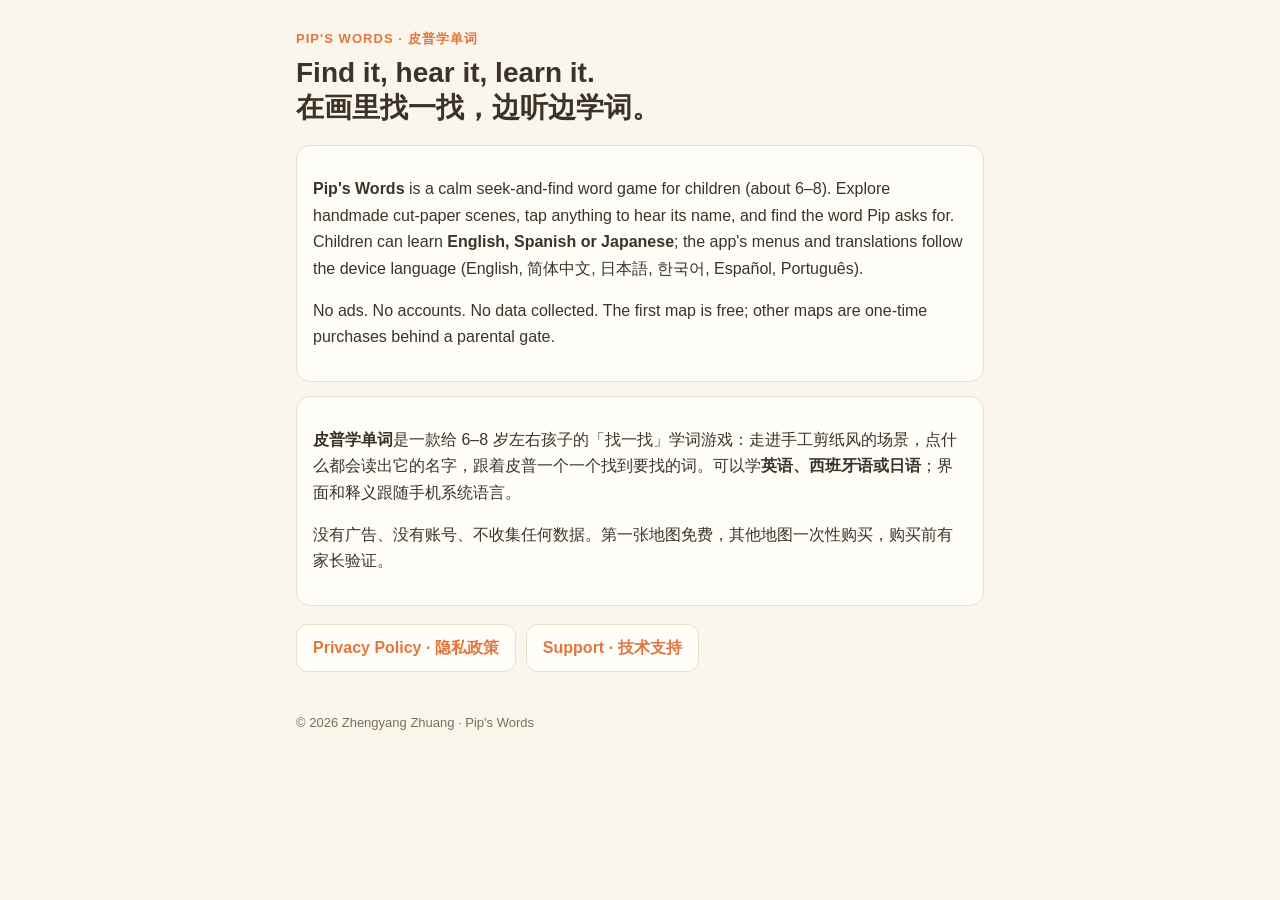
<file: index.html>
<!doctype html>
<html lang="en">
<head><meta charset="utf-8"><meta name="viewport" content="width=device-width,initial-scale=1">
<title>Pip's Words</title><meta name="description" content="Pip's Words: a calm seek-and-find word game for kids, in English, Spanish and Japanese.">
<link rel="stylesheet" href="style.css"></head>
<body><main>
<header><div class="brand">Pip's Words · 皮普学单词</div><h1>Find it, hear it, learn it.<br>在画里找一找，边听边学词。</h1></header>

<div class="card">
<p><strong>Pip's Words</strong> is a calm seek-and-find word game for children (about 6–8). Explore handmade cut-paper scenes, tap anything to hear its name, and find the word Pip asks for. Children can learn <strong>English, Spanish or Japanese</strong>; the app's menus and translations follow the device language (English, 简体中文, 日本語, 한국어, Español, Português).</p>
<p>No ads. No accounts. No data collected. The first map is free; other maps are one-time purchases behind a parental gate.</p>
</div>

<div class="card">
<p><strong>皮普学单词</strong>是一款给 6–8 岁左右孩子的「找一找」学词游戏：走进手工剪纸风的场景，点什么都会读出它的名字，跟着皮普一个一个找到要找的词。可以学<strong>英语、西班牙语或日语</strong>；界面和释义跟随手机系统语言。</p>
<p>没有广告、没有账号、不收集任何数据。第一张地图免费，其他地图一次性购买，购买前有家长验证。</p>
</div>

<nav class="links"><a href="privacy.html">Privacy Policy · 隐私政策</a><a href="support.html">Support · 技术支持</a></nav>

<footer>© 2026 Zhengyang Zhuang · Pip's Words</footer>
</main></body></html>
</file>
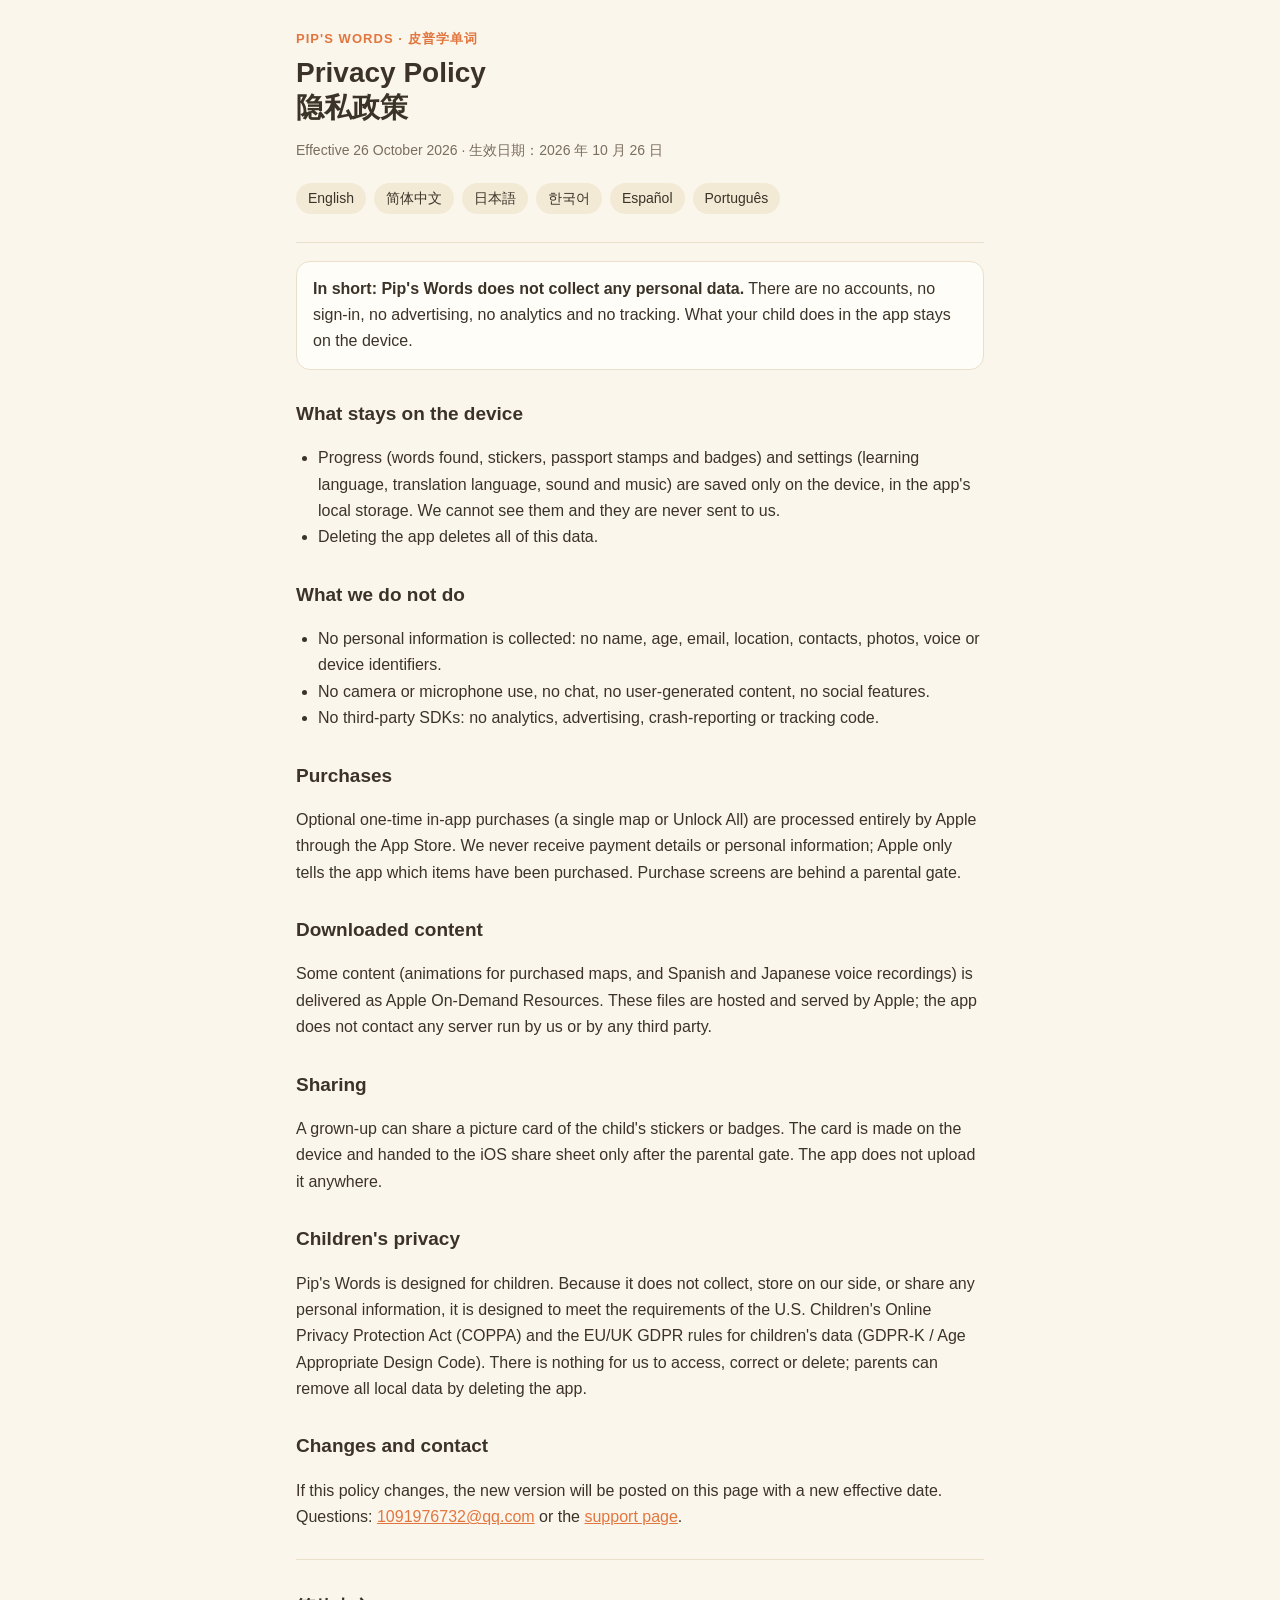
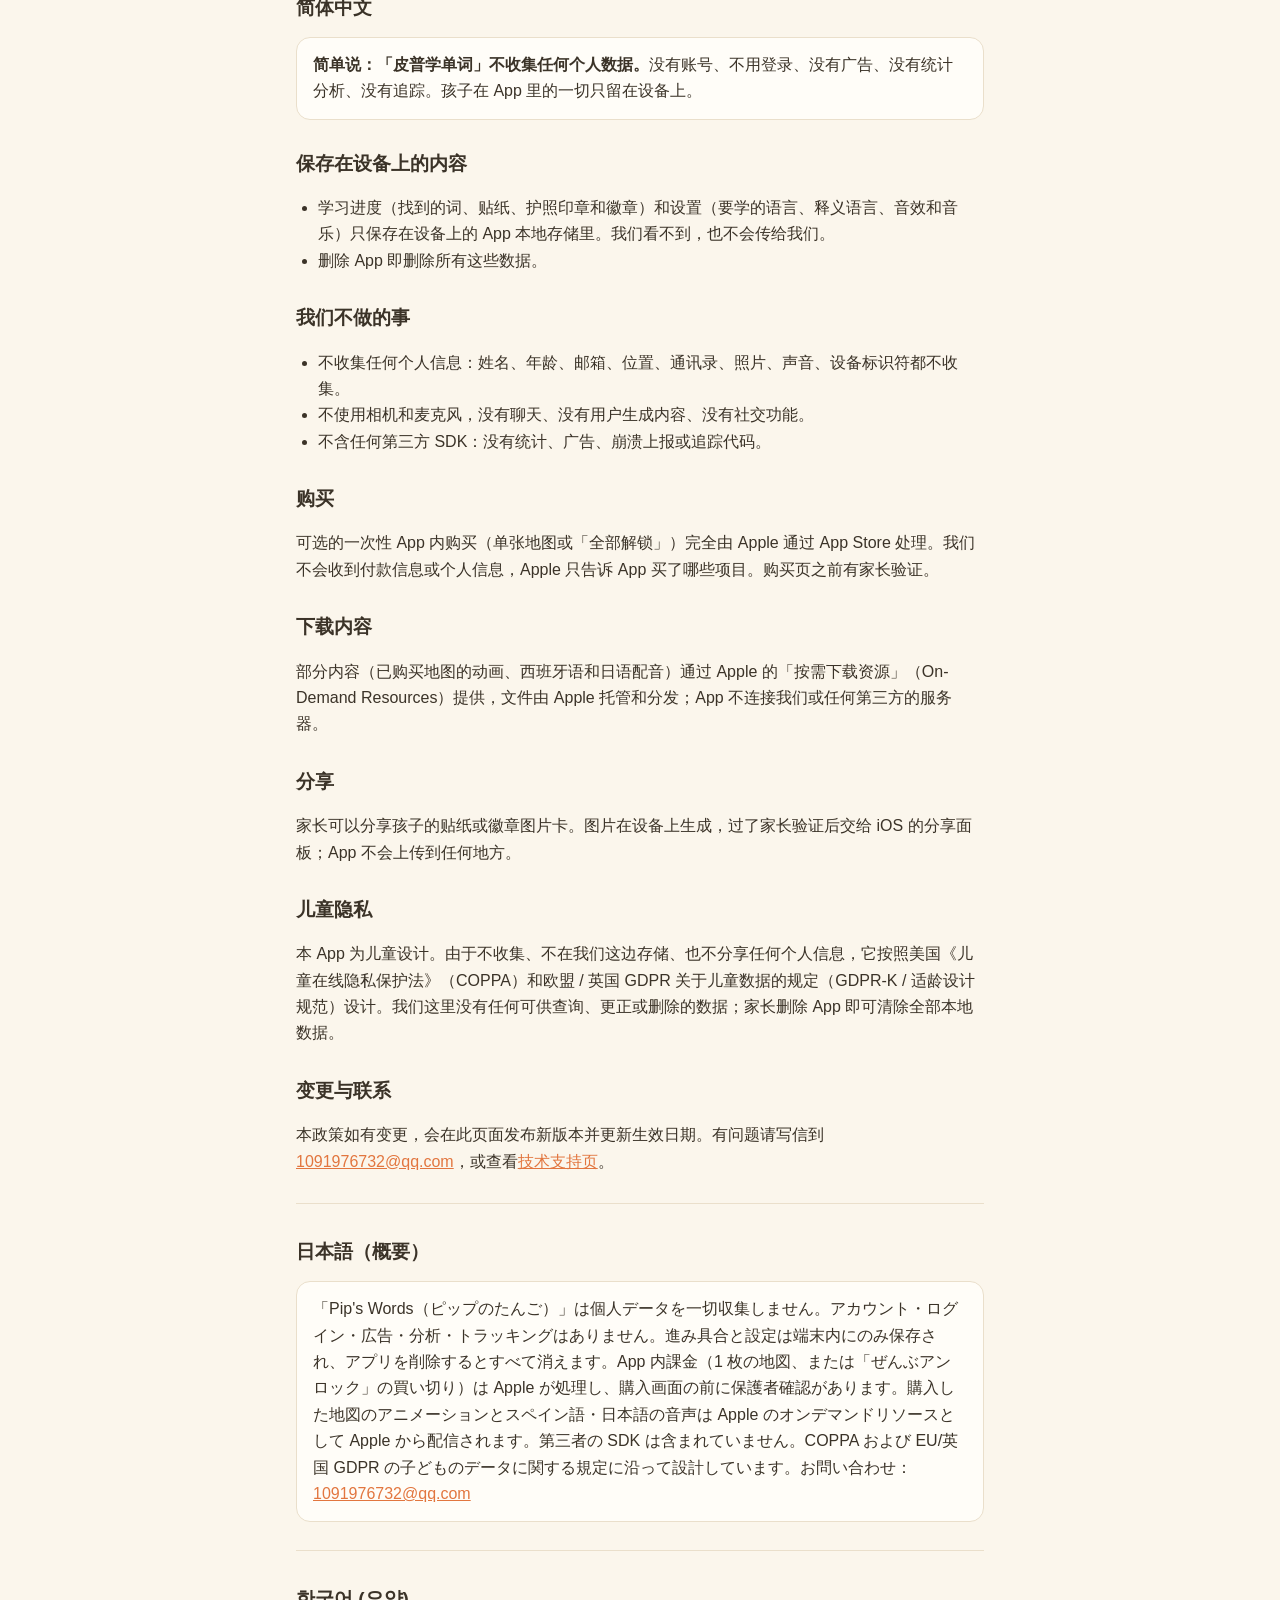
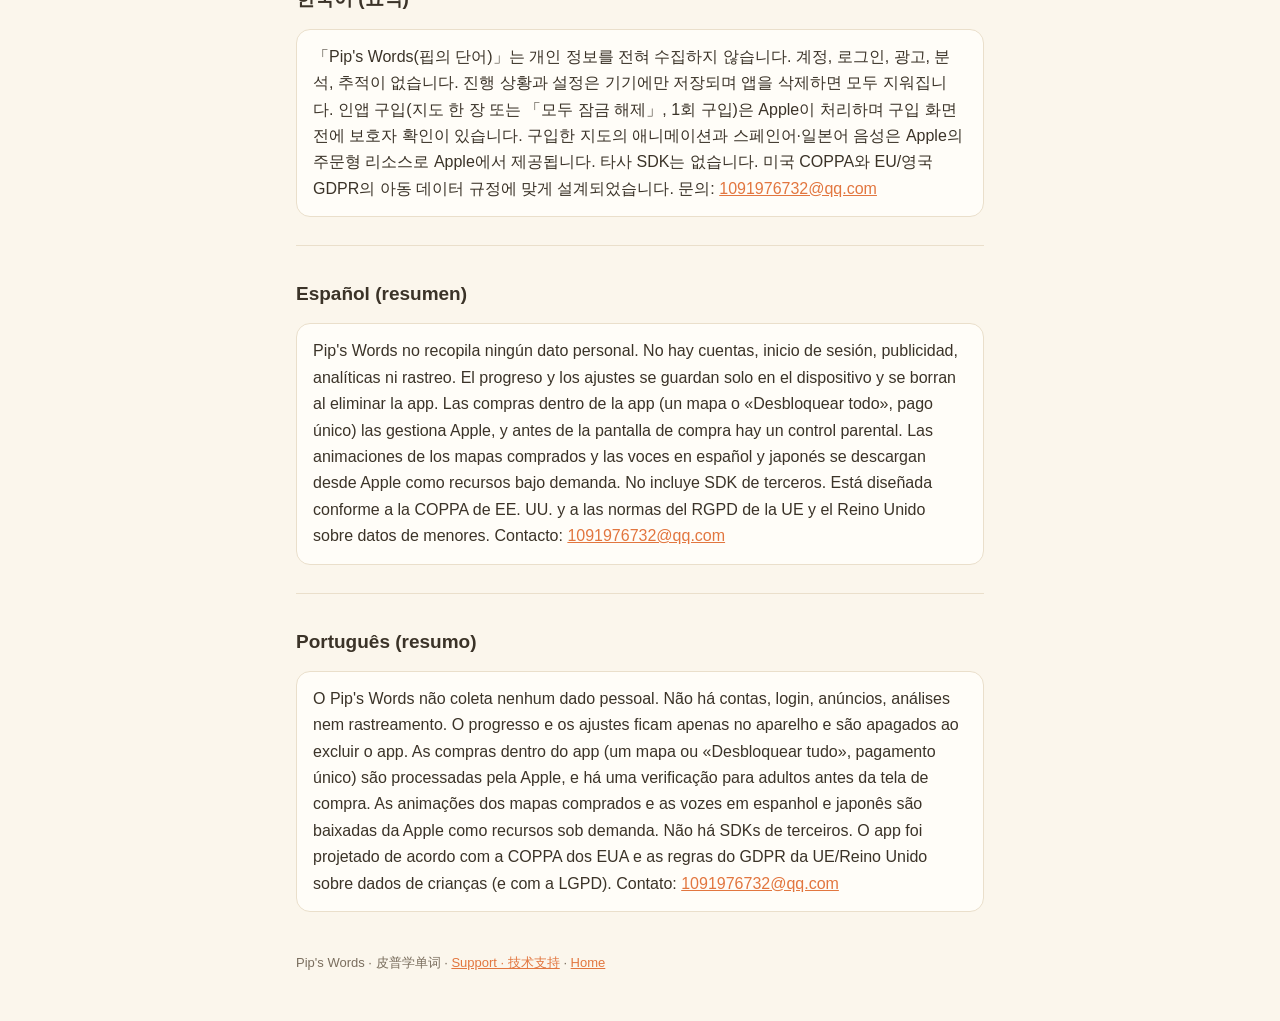
<file: privacy.html>
<!doctype html>
<html lang="en">
<head><meta charset="utf-8"><meta name="viewport" content="width=device-width,initial-scale=1">
<title>Privacy Policy · Pip's Words</title><link rel="stylesheet" href="style.css"></head>
<body><main>
<header><div class="brand">Pip's Words · 皮普学单词</div><h1>Privacy Policy<br>隐私政策</h1>
<p class="meta">Effective 26 October 2026 · 生效日期：2026 年 10 月 26 日</p></header>
<p class="lang"><a href="#en">English</a><a href="#zh">简体中文</a><a href="#ja">日本語</a><a href="#ko">한국어</a><a href="#es">Español</a><a href="#pt">Português</a></p>

<section id="en">
<div class="card"><strong>In short: Pip's Words does not collect any personal data.</strong> There are no accounts, no sign-in, no advertising, no analytics and no tracking. What your child does in the app stays on the device.</div>
<h2>What stays on the device</h2>
<ul>
<li>Progress (words found, stickers, passport stamps and badges) and settings (learning language, translation language, sound and music) are saved only on the device, in the app's local storage. We cannot see them and they are never sent to us.</li>
<li>Deleting the app deletes all of this data.</li>
</ul>
<h2>What we do not do</h2>
<ul>
<li>No personal information is collected: no name, age, email, location, contacts, photos, voice or device identifiers.</li>
<li>No camera or microphone use, no chat, no user-generated content, no social features.</li>
<li>No third-party SDKs: no analytics, advertising, crash-reporting or tracking code.</li>
</ul>
<h2>Purchases</h2>
<p>Optional one-time in-app purchases (a single map or Unlock All) are processed entirely by Apple through the App Store. We never receive payment details or personal information; Apple only tells the app which items have been purchased. Purchase screens are behind a parental gate.</p>
<h2>Downloaded content</h2>
<p>Some content (animations for purchased maps, and Spanish and Japanese voice recordings) is delivered as Apple On-Demand Resources. These files are hosted and served by Apple; the app does not contact any server run by us or by any third party.</p>
<h2>Sharing</h2>
<p>A grown-up can share a picture card of the child's stickers or badges. The card is made on the device and handed to the iOS share sheet only after the parental gate. The app does not upload it anywhere.</p>
<h2>Children's privacy</h2>
<p>Pip's Words is designed for children. Because it does not collect, store on our side, or share any personal information, it is designed to meet the requirements of the U.S. Children's Online Privacy Protection Act (COPPA) and the EU/UK GDPR rules for children's data (GDPR-K / Age Appropriate Design Code). There is nothing for us to access, correct or delete; parents can remove all local data by deleting the app.</p>
<h2>Changes and contact</h2>
<p>If this policy changes, the new version will be posted on this page with a new effective date. Questions: <a href="mailto:1091976732@qq.com">1091976732@qq.com</a> or the <a href="support.html">support page</a>.</p>
</section>

<section id="zh">
<h2>简体中文</h2>
<div class="card"><strong>简单说：「皮普学单词」不收集任何个人数据。</strong>没有账号、不用登录、没有广告、没有统计分析、没有追踪。孩子在 App 里的一切只留在设备上。</div>
<h2>保存在设备上的内容</h2>
<ul>
<li>学习进度（找到的词、贴纸、护照印章和徽章）和设置（要学的语言、释义语言、音效和音乐）只保存在设备上的 App 本地存储里。我们看不到，也不会传给我们。</li>
<li>删除 App 即删除所有这些数据。</li>
</ul>
<h2>我们不做的事</h2>
<ul>
<li>不收集任何个人信息：姓名、年龄、邮箱、位置、通讯录、照片、声音、设备标识符都不收集。</li>
<li>不使用相机和麦克风，没有聊天、没有用户生成内容、没有社交功能。</li>
<li>不含任何第三方 SDK：没有统计、广告、崩溃上报或追踪代码。</li>
</ul>
<h2>购买</h2>
<p>可选的一次性 App 内购买（单张地图或「全部解锁」）完全由 Apple 通过 App Store 处理。我们不会收到付款信息或个人信息，Apple 只告诉 App 买了哪些项目。购买页之前有家长验证。</p>
<h2>下载内容</h2>
<p>部分内容（已购买地图的动画、西班牙语和日语配音）通过 Apple 的「按需下载资源」（On-Demand Resources）提供，文件由 Apple 托管和分发；App 不连接我们或任何第三方的服务器。</p>
<h2>分享</h2>
<p>家长可以分享孩子的贴纸或徽章图片卡。图片在设备上生成，过了家长验证后交给 iOS 的分享面板；App 不会上传到任何地方。</p>
<h2>儿童隐私</h2>
<p>本 App 为儿童设计。由于不收集、不在我们这边存储、也不分享任何个人信息，它按照美国《儿童在线隐私保护法》（COPPA）和欧盟 / 英国 GDPR 关于儿童数据的规定（GDPR-K / 适龄设计规范）设计。我们这里没有任何可供查询、更正或删除的数据；家长删除 App 即可清除全部本地数据。</p>
<h2>变更与联系</h2>
<p>本政策如有变更，会在此页面发布新版本并更新生效日期。有问题请写信到 <a href="mailto:1091976732@qq.com">1091976732@qq.com</a>，或查看<a href="support.html">技术支持页</a>。</p>
</section>

<section id="ja">
<h2>日本語（概要）</h2>
<div class="card">「Pip's Words（ピップのたんご）」は個人データを一切収集しません。アカウント・ログイン・広告・分析・トラッキングはありません。進み具合と設定は端末内にのみ保存され、アプリを削除するとすべて消えます。App 内課金（1 枚の地図、または「ぜんぶアンロック」の買い切り）は Apple が処理し、購入画面の前に保護者確認があります。購入した地図のアニメーションとスペイン語・日本語の音声は Apple のオンデマンドリソースとして Apple から配信されます。第三者の SDK は含まれていません。COPPA および EU/英国 GDPR の子どものデータに関する規定に沿って設計しています。お問い合わせ：<a href="mailto:1091976732@qq.com">1091976732@qq.com</a></div>
</section>

<section id="ko">
<h2>한국어 (요약)</h2>
<div class="card">「Pip's Words(핍의 단어)」는 개인 정보를 전혀 수집하지 않습니다. 계정, 로그인, 광고, 분석, 추적이 없습니다. 진행 상황과 설정은 기기에만 저장되며 앱을 삭제하면 모두 지워집니다. 인앱 구입(지도 한 장 또는 「모두 잠금 해제」, 1회 구입)은 Apple이 처리하며 구입 화면 전에 보호자 확인이 있습니다. 구입한 지도의 애니메이션과 스페인어·일본어 음성은 Apple의 주문형 리소스로 Apple에서 제공됩니다. 타사 SDK는 없습니다. 미국 COPPA와 EU/영국 GDPR의 아동 데이터 규정에 맞게 설계되었습니다. 문의: <a href="mailto:1091976732@qq.com">1091976732@qq.com</a></div>
</section>

<section id="es">
<h2>Español (resumen)</h2>
<div class="card">Pip's Words no recopila ningún dato personal. No hay cuentas, inicio de sesión, publicidad, analíticas ni rastreo. El progreso y los ajustes se guardan solo en el dispositivo y se borran al eliminar la app. Las compras dentro de la app (un mapa o «Desbloquear todo», pago único) las gestiona Apple, y antes de la pantalla de compra hay un control parental. Las animaciones de los mapas comprados y las voces en español y japonés se descargan desde Apple como recursos bajo demanda. No incluye SDK de terceros. Está diseñada conforme a la COPPA de EE. UU. y a las normas del RGPD de la UE y el Reino Unido sobre datos de menores. Contacto: <a href="mailto:1091976732@qq.com">1091976732@qq.com</a></div>
</section>

<section id="pt">
<h2>Português (resumo)</h2>
<div class="card">O Pip's Words não coleta nenhum dado pessoal. Não há contas, login, anúncios, análises nem rastreamento. O progresso e os ajustes ficam apenas no aparelho e são apagados ao excluir o app. As compras dentro do app (um mapa ou «Desbloquear tudo», pagamento único) são processadas pela Apple, e há uma verificação para adultos antes da tela de compra. As animações dos mapas comprados e as vozes em espanhol e japonês são baixadas da Apple como recursos sob demanda. Não há SDKs de terceiros. O app foi projetado de acordo com a COPPA dos EUA e as regras do GDPR da UE/Reino Unido sobre dados de crianças (e com a LGPD). Contato: <a href="mailto:1091976732@qq.com">1091976732@qq.com</a></div>
</section>

<footer>Pip's Words · 皮普学单词 · <a href="support.html">Support · 技术支持</a> · <a href="index.html">Home</a></footer>
</main></body></html>
</file>
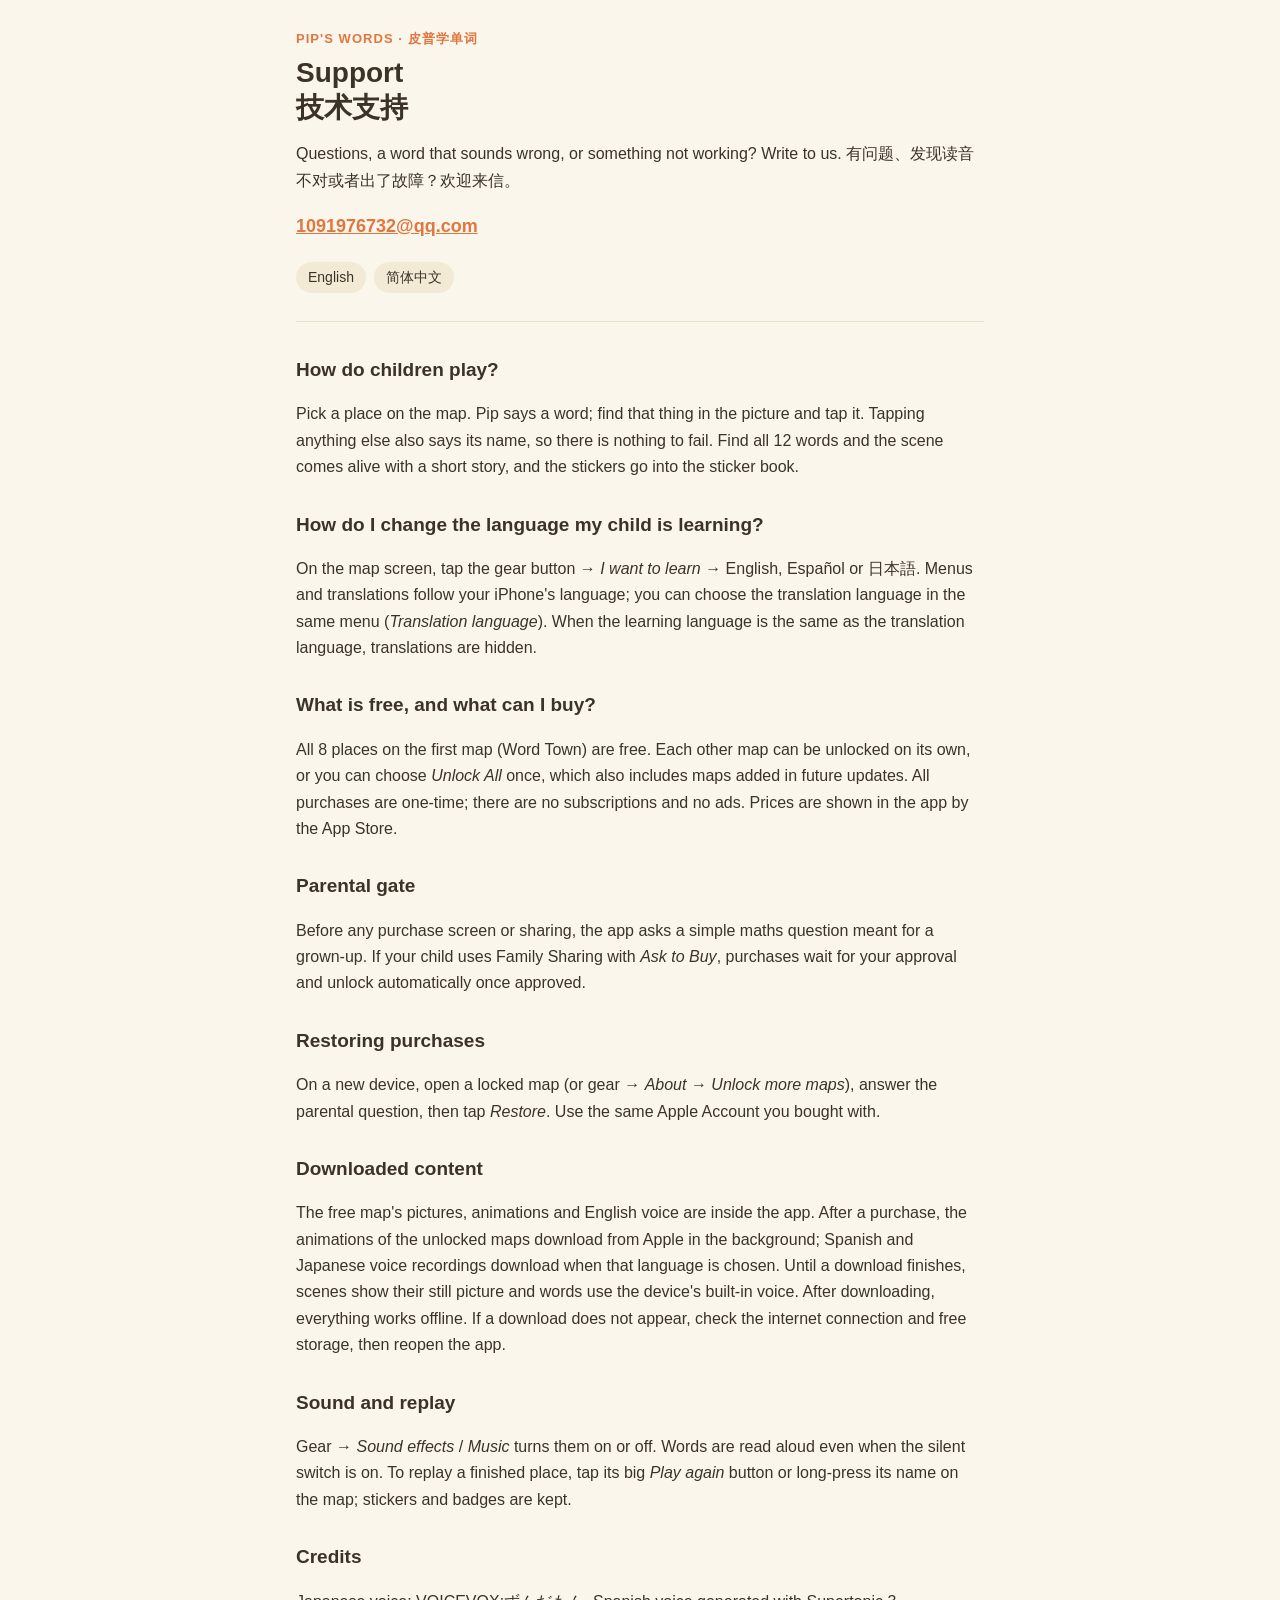
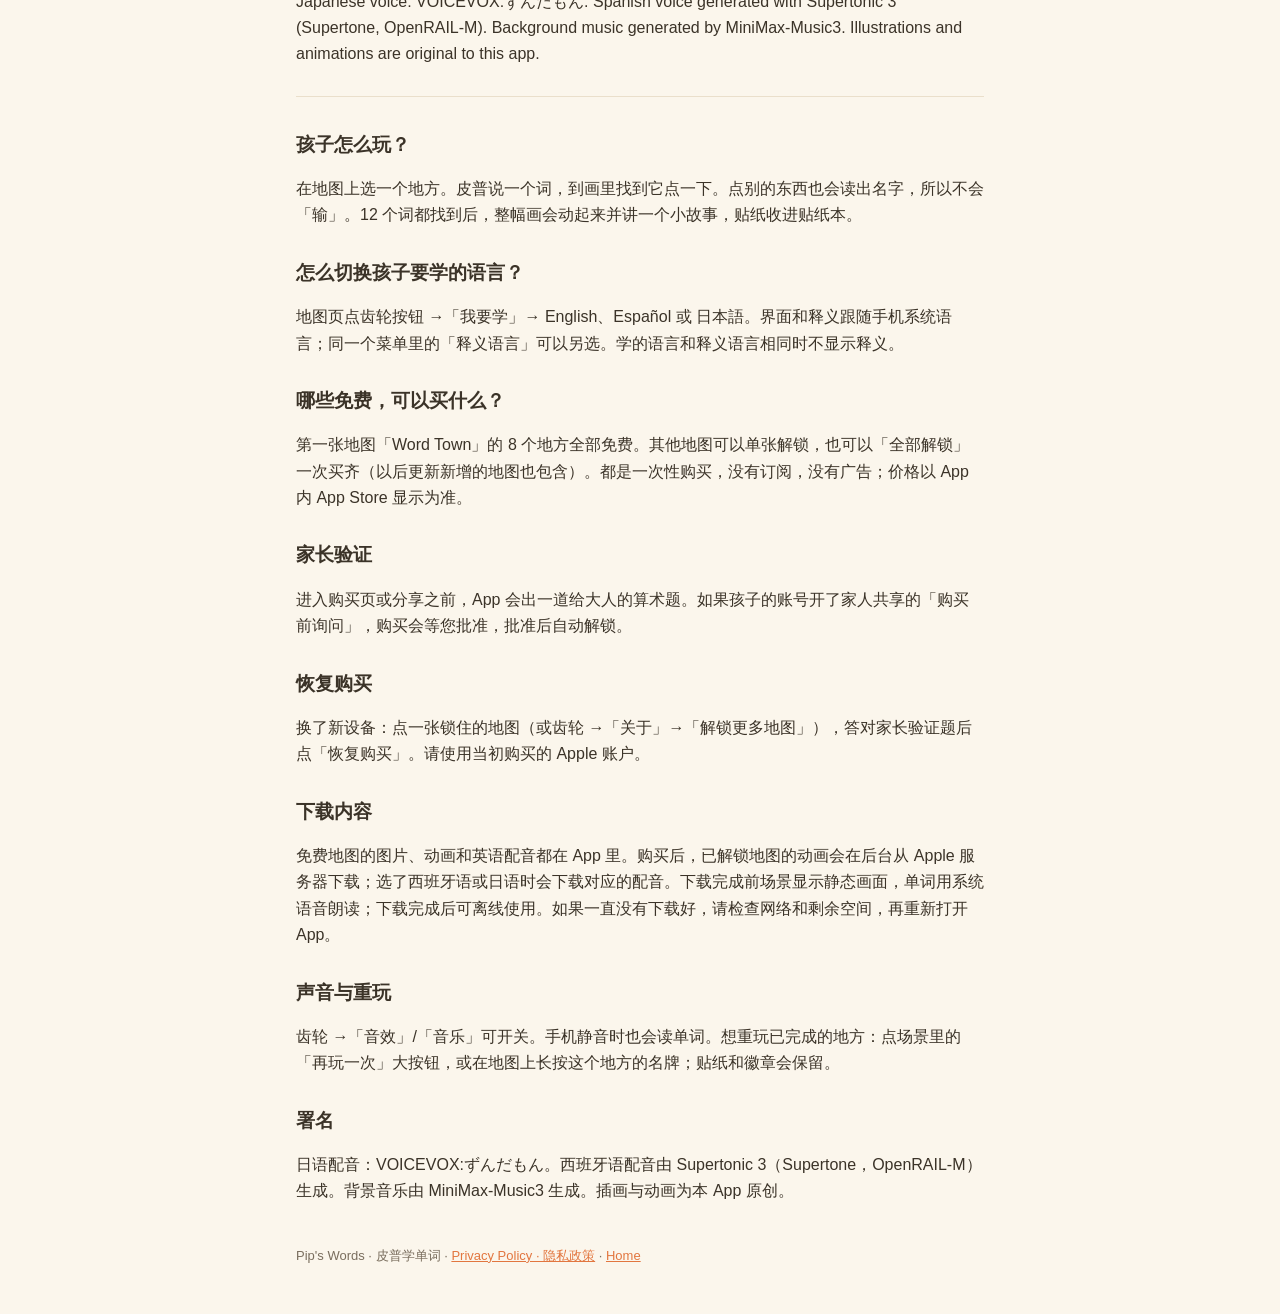
<file: support.html>
<!doctype html>
<html lang="en">
<head><meta charset="utf-8"><meta name="viewport" content="width=device-width,initial-scale=1">
<title>Support · Pip's Words</title><link rel="stylesheet" href="style.css"></head>
<body><main>
<header><div class="brand">Pip's Words · 皮普学单词</div><h1>Support<br>技术支持</h1>
<p>Questions, a word that sounds wrong, or something not working? Write to us. 有问题、发现读音不对或者出了故障？欢迎来信。</p>
<p class="mail"><a href="mailto:1091976732@qq.com">1091976732@qq.com</a></p></header>
<p class="lang"><a href="#en">English</a><a href="#zh">简体中文</a></p>

<section id="en">
<h2>How do children play?</h2>
<p>Pick a place on the map. Pip says a word; find that thing in the picture and tap it. Tapping anything else also says its name, so there is nothing to fail. Find all 12 words and the scene comes alive with a short story, and the stickers go into the sticker book.</p>
<h2>How do I change the language my child is learning?</h2>
<p>On the map screen, tap the gear button → <em>I want to learn</em> → English, Español or 日本語. Menus and translations follow your iPhone's language; you can choose the translation language in the same menu (<em>Translation language</em>). When the learning language is the same as the translation language, translations are hidden.</p>
<h2>What is free, and what can I buy?</h2>
<p>All 8 places on the first map (Word Town) are free. Each other map can be unlocked on its own, or you can choose <em>Unlock All</em> once, which also includes maps added in future updates. All purchases are one-time; there are no subscriptions and no ads. Prices are shown in the app by the App Store.</p>
<h2>Parental gate</h2>
<p>Before any purchase screen or sharing, the app asks a simple maths question meant for a grown-up. If your child uses Family Sharing with <em>Ask to Buy</em>, purchases wait for your approval and unlock automatically once approved.</p>
<h2>Restoring purchases</h2>
<p>On a new device, open a locked map (or gear → <em>About</em> → <em>Unlock more maps</em>), answer the parental question, then tap <em>Restore</em>. Use the same Apple Account you bought with.</p>
<h2>Downloaded content</h2>
<p>The free map's pictures, animations and English voice are inside the app. After a purchase, the animations of the unlocked maps download from Apple in the background; Spanish and Japanese voice recordings download when that language is chosen. Until a download finishes, scenes show their still picture and words use the device's built-in voice. After downloading, everything works offline. If a download does not appear, check the internet connection and free storage, then reopen the app.</p>
<h2>Sound and replay</h2>
<p>Gear → <em>Sound effects</em> / <em>Music</em> turns them on or off. Words are read aloud even when the silent switch is on. To replay a finished place, tap its big <em>Play again</em> button or long-press its name on the map; stickers and badges are kept.</p>
<h2>Credits</h2>
<p>Japanese voice: VOICEVOX:ずんだもん. Spanish voice generated with Supertonic 3 (Supertone, OpenRAIL-M). Background music generated by MiniMax-Music3. Illustrations and animations are original to this app.</p>
</section>

<section id="zh">
<h2>孩子怎么玩？</h2>
<p>在地图上选一个地方。皮普说一个词，到画里找到它点一下。点别的东西也会读出名字，所以不会「输」。12 个词都找到后，整幅画会动起来并讲一个小故事，贴纸收进贴纸本。</p>
<h2>怎么切换孩子要学的语言？</h2>
<p>地图页点齿轮按钮 →「我要学」→ English、Español 或 日本語。界面和释义跟随手机系统语言；同一个菜单里的「释义语言」可以另选。学的语言和释义语言相同时不显示释义。</p>
<h2>哪些免费，可以买什么？</h2>
<p>第一张地图「Word Town」的 8 个地方全部免费。其他地图可以单张解锁，也可以「全部解锁」一次买齐（以后更新新增的地图也包含）。都是一次性购买，没有订阅，没有广告；价格以 App 内 App Store 显示为准。</p>
<h2>家长验证</h2>
<p>进入购买页或分享之前，App 会出一道给大人的算术题。如果孩子的账号开了家人共享的「购买前询问」，购买会等您批准，批准后自动解锁。</p>
<h2>恢复购买</h2>
<p>换了新设备：点一张锁住的地图（或齿轮 →「关于」→「解锁更多地图」），答对家长验证题后点「恢复购买」。请使用当初购买的 Apple 账户。</p>
<h2>下载内容</h2>
<p>免费地图的图片、动画和英语配音都在 App 里。购买后，已解锁地图的动画会在后台从 Apple 服务器下载；选了西班牙语或日语时会下载对应的配音。下载完成前场景显示静态画面，单词用系统语音朗读；下载完成后可离线使用。如果一直没有下载好，请检查网络和剩余空间，再重新打开 App。</p>
<h2>声音与重玩</h2>
<p>齿轮 →「音效」/「音乐」可开关。手机静音时也会读单词。想重玩已完成的地方：点场景里的「再玩一次」大按钮，或在地图上长按这个地方的名牌；贴纸和徽章会保留。</p>
<h2>署名</h2>
<p>日语配音：VOICEVOX:ずんだもん。西班牙语配音由 Supertonic 3（Supertone，OpenRAIL-M）生成。背景音乐由 MiniMax-Music3 生成。插画与动画为本 App 原创。</p>
</section>

<footer>Pip's Words · 皮普学单词 · <a href="privacy.html">Privacy Policy · 隐私政策</a> · <a href="index.html">Home</a></footer>
</main></body></html>
</file>
<file: style.css>
:root{--bg:#fbf6ec;--card:#fffdf8;--ink:#3b3328;--soft:#7a6e5e;--line:#eadfcb;--accent:#e2763f;--hi:#f3ead6}
@media (prefers-color-scheme:dark){:root{--bg:#1f1b16;--card:#29241e;--ink:#f1e9dc;--soft:#b8ab97;--line:#3d362d;--accent:#f0955f;--hi:#332c24}}
*{box-sizing:border-box}
html{-webkit-text-size-adjust:100%}
body{margin:0;background:var(--bg);color:var(--ink);font:16px/1.65 -apple-system,BlinkMacSystemFont,"Segoe UI","PingFang SC","Hiragino Sans","Apple SD Gothic Neo","Noto Sans",sans-serif}
main{max-width:720px;margin:0 auto;padding:28px 16px 48px}
header{margin-bottom:20px}
.brand{font-size:13px;letter-spacing:.08em;color:var(--accent);font-weight:700;text-transform:uppercase}
h1{font-size:28px;line-height:1.25;margin:6px 0 8px}
h2{font-size:19px;margin:28px 0 8px}
h3{font-size:16px;margin:20px 0 4px}
p,li{overflow-wrap:anywhere}
.meta{color:var(--soft);font-size:14px}
.card{background:var(--card);border:1px solid var(--line);border-radius:14px;padding:14px 16px;margin:14px 0}
.lang{display:flex;flex-wrap:wrap;gap:8px;margin:12px 0}
.lang a{background:var(--hi);border-radius:999px;padding:4px 12px;font-size:14px;text-decoration:none;color:var(--ink)}
a{color:var(--accent)}
nav.links{display:flex;flex-wrap:wrap;gap:10px;margin:18px 0}
nav.links a{background:var(--card);border:1px solid var(--line);border-radius:12px;padding:10px 16px;text-decoration:none;font-weight:600}
section{border-top:1px solid var(--line);margin-top:28px;padding-top:4px}
ul{padding-left:22px}
footer{margin-top:40px;color:var(--soft);font-size:13px}
.mail{font-size:18px;font-weight:700}
</file>
